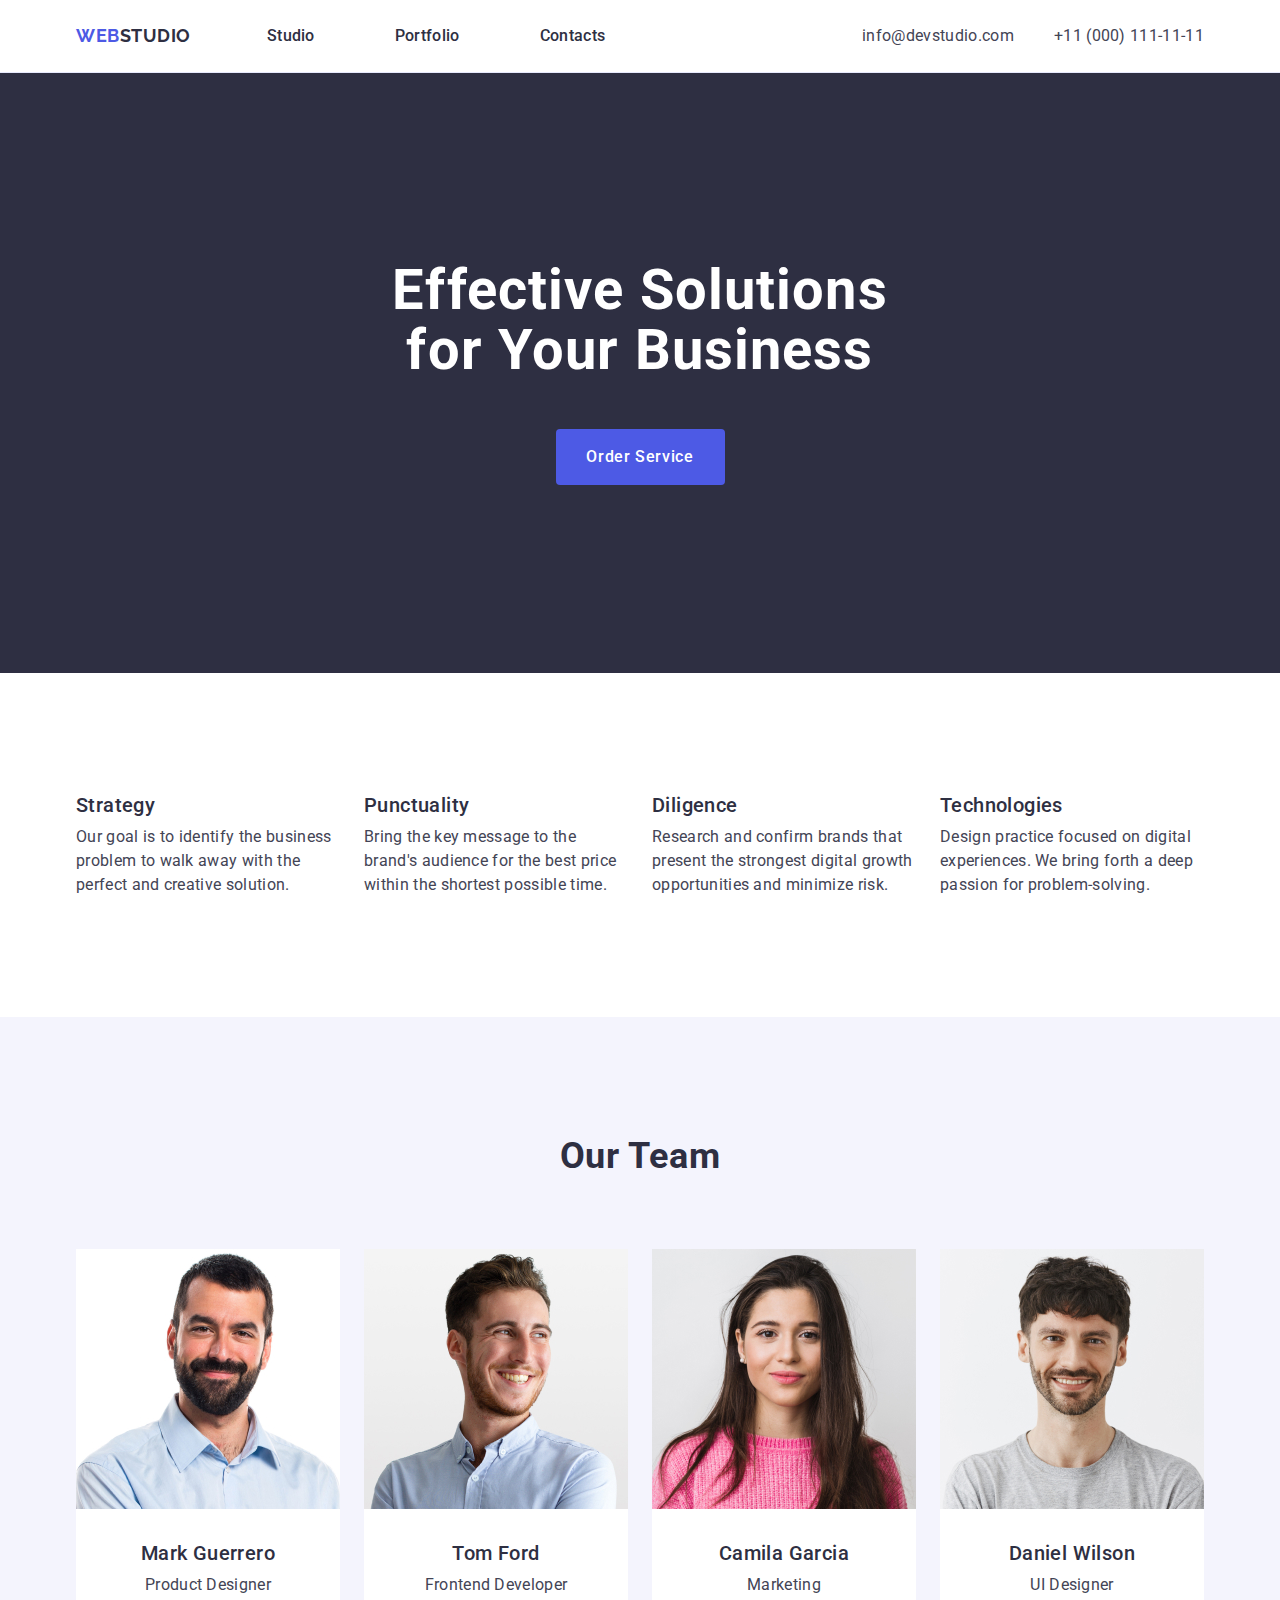
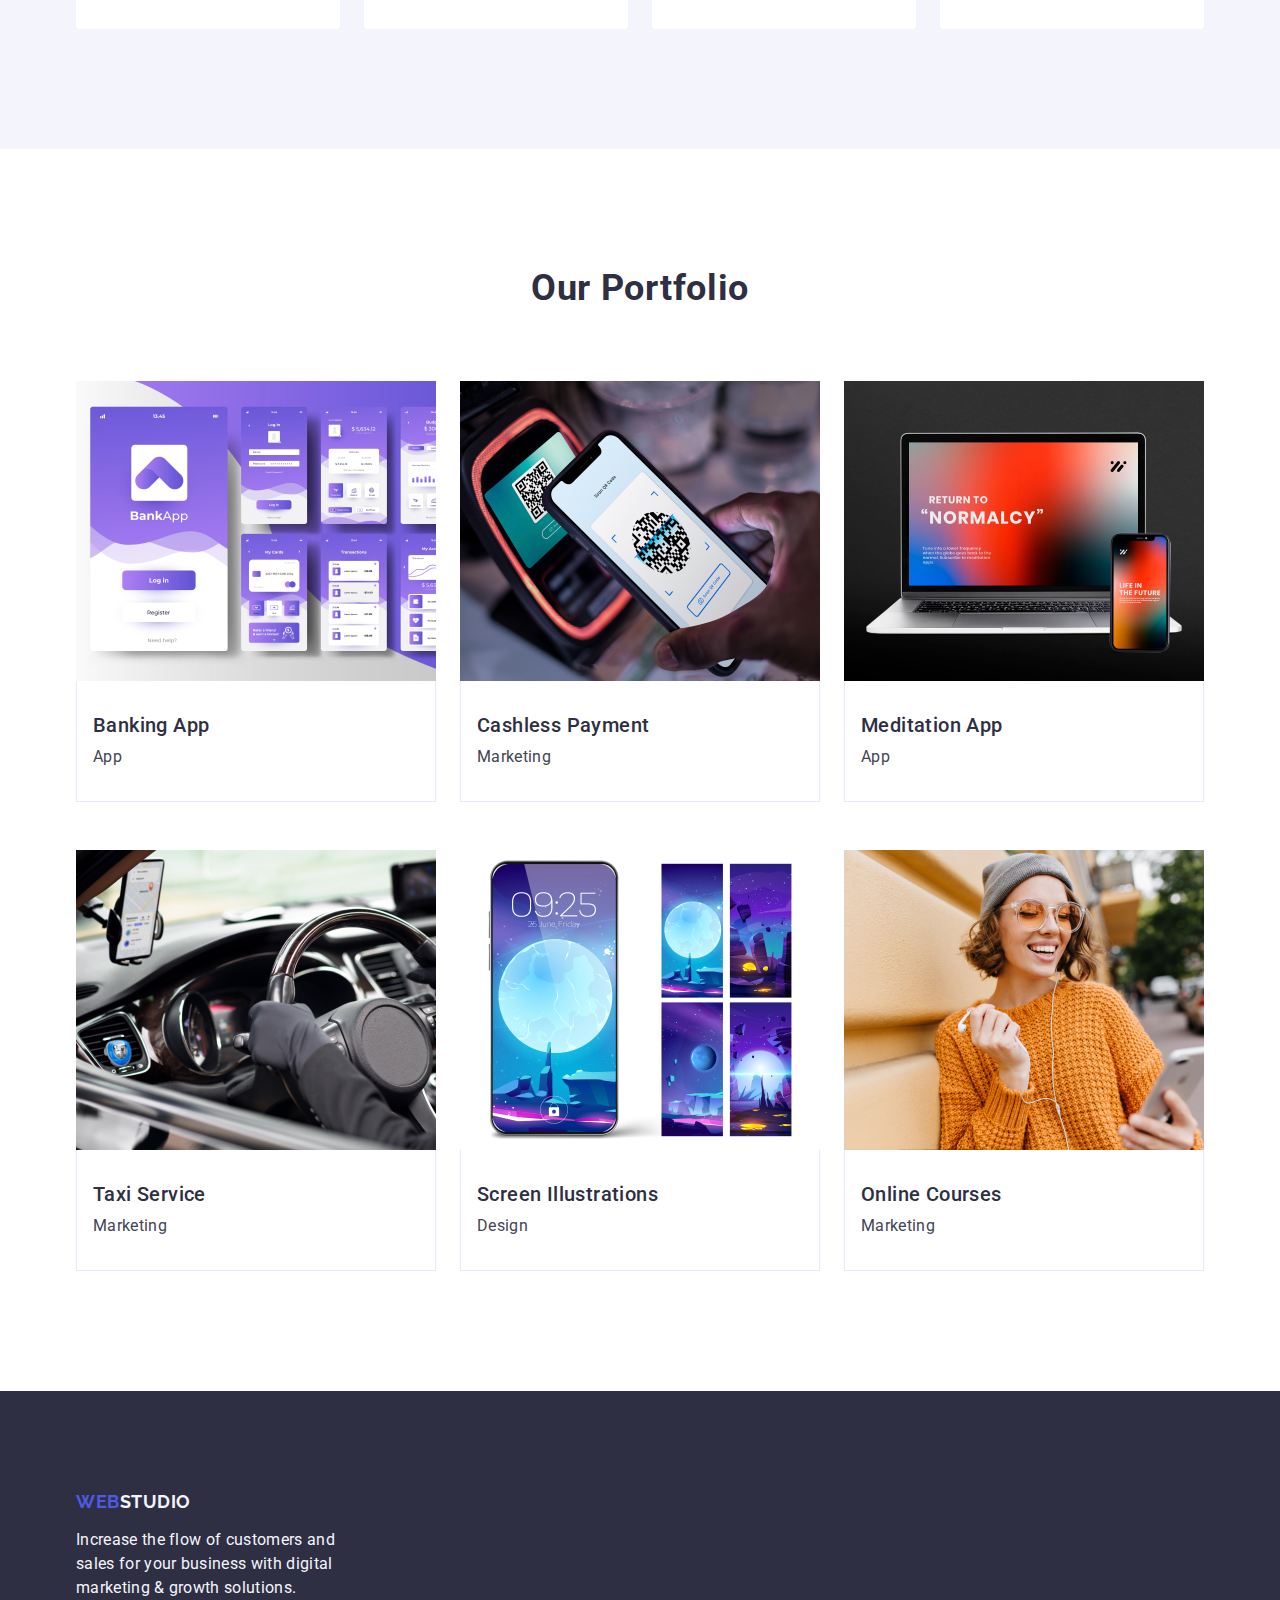
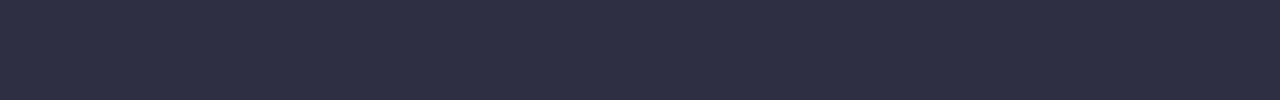
<file: index.html>
<!DOCTYPE html>
<!--Вкузуємо основну мову сторінки-->
<html lang="en">

<head>
    <meta charset="UTF-8">
    <meta http-equiv="X-UA-Compatible" content="IE=edge">
    <meta name="viewport" content="width=device-width, initial-scale=1.0">
    <!--Для відображення у браузері-->
    <title>WebStudio</title>
    <!--підключив шрифти-->
    <link rel="preconnect" href="https://fonts.googleapis.com">
    <link rel="preconnect" href="https://fonts.gstatic.com" crossorigin>
    <link
        href="https://fonts.googleapis.com/css2?family=Raleway:wght@800&family=Roboto:wght@400;500;700;900&display=swap"
        rel="stylesheet">
    <!--підключив modern normalize-->
    <link rel="stylesheet"
        href="https://cdnjs.cloudflare.com/ajax/libs/modern-normalize/1.1.0/modern-normalize.min.css">
    <!--підключив файл CSS-->
    <link rel="stylesheet" href="./css/styles.css">
</head>

<body class="body-content">
    <!--створив шапку сайта-->
    <header class="main-header">
        <div class="container header-container">
            <nav class="header-navigation">
                <!--logo-->
                <a class="logo-webstudio-text link" href="./index.html">Web<span class="header-logo-link">Studio</span></a>
            
                <ul class="header-menu-list list">
                    <li class="header-menu-item">
                        <!--підключив перехід між сторінками-->
                        <a class="header-menu-link hdr-text-color link" href="./index.html">Studio</a>
                    </li>
                    <li class="header-menu-item">
                        <a class="header-menu-link hdr-text-color link" href="">Portfolio</a>
                    </li>
                    <li class="header-menu-item">
                        <a class="header-menu-link hdr-text-color link" href="">Contacts</a>
                    </li>
                </ul>
            </nav>
            <!--інтерактивні посилання-->
            <address class="header-page-adress list">
                <ul class="list-contacts list">
                    <li class="header-contacts-item">
                        <a class="header-contacts hdr-text-color link" href="mailto:info@devstudio.com">info@devstudio.com</a>
                    </li>
                    <li class="header-contacts-item">
                        <a class="header-contacts hdr-text-color link" href="tel:+110001111111">+11 (000) 111-11-11</a>
                    </li>
                </ul>
            </address>
        </div>
    </header>

    <main>
        <!--секция1. ХІРО. Головна кнопка Order Service-->
        <section class="section-hero-servise">
            <div class="container hero-container">
                <h1 class="section-hero-solutions" lang="en">Effective Solutions
                    for Your Business</h1>
                <button type="button" class="section-hero-button-servise">Order Service</button>
            </div>
        </section>   
        <!--2 секція.-->
        <section class="section-our-goals">
            <div class="container our-goals-container">
                <!--прихований заголовок-->
                <h2 class="visually-hidden" lang="en">the main goals of our web studio</h2>
                <ul class="section-our-goals-list list">
                    <li class="section-our-goals-item">
                        <h3 class="section-our-goals-title" lang="en">Strategy</h3>
                        <p class="section-our-goals-text" lang="en">Our goal is to identify the business
                            problem to walk away with the perfect and creative solution.</p>
                    </li>
                    <li class="section-our-goals-item">
                        <h3 class="section-our-goals-title" lang="en">Punctuality</h3>
                        <p class="section-our-goals-text" lang="en">Bring the key message to the brand's audience for the
                            best price
                            within the
                            shortest
                            possible time.</p>
                    </li>
                    <li class="section-our-goals-item">
                        <h3 class="section-our-goals-title" lang="en">Diligence</h3>
                        <p class="section-our-goals-text" lang="en">Research and confirm brands that present the strongest
                            digital
                            growth
                            opportunities and
                            minimize risk.</p>
                    </li>
                    <li class="section-our-goals-item">
                        <h3 class="section-our-goals-title" lang="en">Technologies</h3>
                        <p class="section-our-goals-text" lang="en">Design practice focused on digital experiences. We bring
                            forth a
                            deep
                            passion for
                            problem-solving.</p>
                    </li>
                </ul>
            </div>
        </section>
        <!--секція3.Our Team-->
        <section class="section-team">
            <div class="container team-container">
                <h2 class="section-team-first-title title-index" lang="en">Our Team</h2>

                <ul class="section-team-list list">
                    <li class="section-team-item">
                        <img class="section-team-img" src="./images/our_team/mark_guerrero.jpg" alt="Product Designer" width="264"
                            height="260">
                            <div class="specialist-position">
                                <h3 class="section-team-title-name title text-container" lang="en">Mark Guerrero</h3>
                                <p class="section-team-category text-container" lang="en">Product Designer</p>
                            </div>
                    </li>
                    <li class="section-team-item">
                        <img class="section-team-img" src="./images/our_team/tom_ford.jpg" alt="Frontend Developer" width="264"
                            height="260">
                            <div class="specialist-position">
                                <h3 class="section-team-title-name title text-container" lang="en">Tom Ford</h3>
                                <p class="section-team-category text-container" lang="en">Frontend Developer</p>
                            </div>
                    </li>
                    <li class="section-team-item">
                        <img class="section-team-img" src="./images/our_team/camila_garcia.jpg" alt="Marketing" width="264"
                            height="260">
                            <div class="specialist-position">
                                <h3 class="section-team-title-name title text-container" lang="en">Camila Garcia</h3>
                                <p class="section-team-category text-container" lang="en">Marketing</p>
                            </div>
                    </li>
                    <li class="section-team-item">
                        <img class="section-team-img" src="./images/our_team/daniel_wilson.jpg" alt="UI Designer" width="264"
                            height="260">
                            <div class="specialist-position">
                                <h3 class="section-team-title-name title text-container" lang="en">Daniel Wilson</h3>
                                <p class="section-team-category text-container" lang="en">UI Designer</p>
                            </div>
                    </li>
                </ul>
            </div>   
        </section>
        <!--секція4.Portfolio-->
        <section class="portfolio">
            <div class="container portfolio-container">
                <h2 class="section-portfolio title-index" lang="en">Our Portfolio</h2>

                <ul class="app-ideas list">
                    <li class="ideas-item">
                        <img class="ideas-img" src="./images/developments/section2/bank-app.jpg" alt="banking app interface concept"
                            width="360" height="300">
                            <div class="name-app-category">
                                <h3 class="ideas-title-h title" lang="en">Banking App</h3>
                                <p class="ideas-title-p category" lang="en">App</p>
                            </div>
                    </li>
                    <li class="ideas-item">
                        <img class="ideas-img" src="./images/developments/section2/cashless-payment.jpg" alt="cashless payment"
                            width="360" height="300">
                            <div class="name-app-category">
                                <h3 class="ideas-title-h title" lang="en">Cashless Payment</h3>
                                <p class="ideas-title-p category" lang="en">Marketing</p>
                            </div>
                    </li>
                    <li class="ideas-item">
                        <img class="ideas-img" src="./images/developments/section2/meditation-app.jpg" alt="meditation app" width="360"
                            height="300">
                            <div class="name-app-category">
                                <h3 class="ideas-title-h title" lang="en">Meditation App</h3>
                                <p class="ideas-title-p category" lang="en">App</p>
                            </div>
                    </li>
                    <li class="ideas-item">
                        <img class="ideas-img" src="./images/developments/section3/taxi-service.jpg" alt="taxi service" width="360"
                            height="300">
                            <div class="name-app-category">
                                <h3 class="ideas-title-h title" lang="en">Taxi Service</h3>
                                <p class="ideas-title-p category" lang="en">Marketing</p>
                            </div>
                    </li>
                    <li class="ideas-item">
                        <img class="ideas-img" src="./images/developments/section3/screen-illustrations.jpg" alt="screen illustrations"
                            width="360" height="300">
                            <div class="name-app-category">
                                <h3 class="ideas-title-h title" lang="en">Screen Illustrations</h3>
                                <p class="ideas-title-p category" lang="en">Design</p>
                            </div>
                    </li>
                    <li class="ideas-item">
                        <img class="ideas-img" src="./images/developments/section3/online-courses.jpg" alt="online courses" width="360"
                            height="300">
                            <div class="name-app-category">
                                <h3 class="ideas-title-h title" lang="en">Online Courses</h3>
                                <p class="ideas--p category" lang="en">Marketing</p>
                            </div>
                    </li>
                </ul>
            </div>
        </section>
    </main>

    <!--прописую підвал-->
    <footer class="footer">
        <div class="container footer-container">
            <a class="logo-webstudio-text link footer-logo" href="./index.html">Web<span class="footer-logo-link">Studio</span></a>
            <p class="footer-text" lang="en">Increase the flow of customers and sales for your business with digital
                marketing &
                growth
                solutions.</p>
        </div>
    </footer>
</body>

</html>
</file>
<file: css/styles.css>
/* ПОСЛІДОВНІСТЬ ДІЙ: #початок роботи в CSS
1. підключити modern-normalize
2. підключити файл style.css
3. підключити шрифти з google-fonts
4. cкидання дефолтних налаштувань браузера - виконано
5. прописати загальні стилі
5. прописати стилі шрифтів
6. прописати стилі для: header, main, footer 
7. звернувся до *{backround-color/outline}/видалив по завершенню
8. прописав для секцій(padding-top/botton;margin-top/bottom)/обов'язково
9. прописав VISUALLI-HIDDEN для прихованих заголовків
10. прописав CONTAINER
11. прописав розташування по властивостям для елементів у FLEX
    - !завжди створювати окремий CLASS для FLEX-container/FLEX-elementiv!
    - FLEX завжди задається на батьківський елемент - тоді всі його діти стають FLEX-elements
Алгоритм пропису властивостей у флекс-бокс/elements:
Основні властивості:

display: flex; - робить Flex-conteiner( в середині якого всі дочірні елементи стануть флекс-елементами)
flex-direction: - змінює напрямок головної осі
jastify-content: - вирівнювання елементів по головній осі
align-items: - вирівнювання елементів по допоміжній осі
align-content: - вирівнювання рядків по допоміжній осі
flex-wrap: - перенесення по головній осі
column-gap: відступ між колонками
row-gap: - відступ між рядками

12. ПЕРЕВІРИТИ ЧИТАБЕЛЬНІСТЬ КОДУ
*/

/*
|=====================================|
|------|ДЕФОЛТНІ СКИДАННЯ/RESET|------|
|=====================================|
*/
/*скинув маркери*/
.list {
    list-style: none;
}
/* скинув підкреслення */
.link {
    text-decoration: none;
}
button {
    cursor: pointer;
}

h1, h2, h3, h4, p {
    margin-top: 0;
    margin-bottom: 0;
}

ul,
ol {
    margin-top: 0;
    margin-bottom: 0;
    padding-left: 0;
}

img {
    display: block;
}


/*7. звернувся до *{backround-color/outline}/DELETE по завершенню*/
/*
* {
    outline: 1px solid tomato;
    background: orange;
}
/*
|=========================================|
|-|ЗАГАЛЬНІ СТИЛІ/STYLES INDEX/PORTFOLIO|-|
|=========================================|
*/
/*
|------------COLORS/FONTS/OTHER----------|
|----прописати зрозумілі значення для кольрів:----|
|- CL - колір для тексту;-------------------------------|
|- H - колір для заголовків;----------------------------|
|- P - колір для абзаців;----------------------------|
|- BG - колір для фону;----------------------------------|
*/
:root {
    /*повидаляти зайве*/
    /*colors*/
    --color-web: #4D5AE5;
    --color-studio-header: #2E2F42;
    --color-studio-footer: #F4F4FD;
    --title-h-cl: #2E2F42;
    --title-p-cl: #434455;
    --header-navigation-a-norm-cl: #2E2F42;
    --header-adress-a-norm-cl: #434455;
    --header-a-active-cl: #404BBF;
    --section-hero-h-cl: #FFF;
    --section-hero-bg: #2E2F42;
    --section-hero-btn-cl: #FFF;
    --section-hero-btn-bg: #4D5AE5;
    --section-hero-btn-active-bg: #404BBF;
    --portfolio-filter-btn-cl: #4D5AE5;
    --portfolio-filter-btn-active-cl:#FFF;
    --portfolio-filter-btn-norm-bg: #F4F4FD;
    --portfolio-filter-btn-active-bg: #404BBF;

    /*fonts*/
    --primary-font: 'Roboto', sans-serif;
    --secondary-font: 'Raleway', sans-serif;

    /*other*/
}

.body-content {
    font-family: 'Roboto', sans-serif;
    font-style: normal;
    font-weight: 400;
    font-size: 16px;
    line-height: 1.5;
    letter-spacing: 0.32px;
    color: #434455;
    background: #FFF;
}

.visually-hidden {
    position: absolute;
    width: 1px;
    height: 1px;
    margin: -1px;
    border: 0;
    padding: 0;
    white-space: nowrap;
    clip-path: inset(100%);
    clip: rect(0 0 0 0);
    overflow: hidden;
}

.container {
    width: 1158px;
    margin-left: auto;
    margin-right: auto;
    padding-left: 15px;
    padding-right: 15px;
}

/*
|==========================================|
|=======HEADER-FOOTER/загальні стилі=======|
|==========================================|
*/
.main-header {
    border-bottom: 1px solid #e7e9fc
}

.header-container {
    display: flex;
}
/*
|==========================================|
|----------------NAVIGATION----------------|
|==========================================|
*/
.header-navigation {
    display: flex;
    align-items: center;
}

.logo-webstudio-text {
    font-family: var(--secondary-font);
    font-style: normal;
    font-weight: 800;
    font-size: 18px;
    line-height: 1.17;
    letter-spacing: 0.03em;
    text-transform: uppercase;
    color: var(--color-web);
    align-items: center;
    margin-right: 76px;
    
}

.header-logo-link {
    color: var(--color-studio-header);
}
/*
|==========================================|
|-----HEADER/головна навігація/перехід-----|
|==========================================|
*/

.header-menu-list {
    display: flex;
    gap: 40px;

}

.header-menu-item {
    font-style: normal;
    font-weight: 500;
    margin-right: 40px;

}

.header-menu-link {
    font-weight: 500;
    font-size: 16px;
    line-height: 1.5;
    letter-spacing: 0.02em;
    color: var(--header-navigation-a-norm-cl);
    display: block;
    margin-right: 0;
    padding-top: 24px;
    padding-bottom: 24px;

}

.hdr-text-color {
    color: #2e2f42;
}

/*
|==========================================|
|HEADER/ADRESS|
|==========================================|
*/
address {
    font-style: normal;
}

.header-page-adress {
    display: flex;
    align-items: center;
    margin-left: auto;
}

.list-contacts {
    display: flex;
    gap: 40px;
}

.header-contacts-item {}

.header-contacts {
    color: #434455;
}

/*загальний клас для заголовків H2 на INDEX*/
.title-index {
    font-weight: 700;
    font-size: 36px;
    line-height: 1.11;
    letter-spacing: 0.02em;
    text-align: center;
    text-transform: capitalize;
    color: var(--title-h-cl);
}
/*загальний клас для заголовків H2,H3 INDEX/PORTFOLIO*/
.title {
    font-weight: 500;
    font-size: 20px;
    line-height: 1.2;
    letter-spacing: 0.02em;
    color: var(--title-h-cl);
}

/*інтерактивні посилання в спокійному стані*/
.header-contacts-item {
    color: #434455;
}
/*інтерактивні посилання в активному стані*/
.header-contacts-item :hover,
.header-contacts-item :focus {
    color: var(--header-a-active-cl);
}
.header-menu-item :hover,
.header-menu-item :focus {
    color: var(--header-a-active-cl);
}
/*
|========================================|
|BUTTONS STYLES/ЗАГАЛЬНІ СТИЛІ ДЛЯ КНОПОК|
|========================================|
*/
/*---------------INDEX---------------*/
.section-hero-button-servise {
    font-family: 'Roboto', sans-serif;
    font-style: normal;
    font-weight: 500;
    font-size: 16px;
    line-height: 1.5;
    letter-spacing: 0.04em;
    background-color: #4D5AE5;
    color: #FFFFFF;

    /*можлива помилка*/
    min-width: 169px;
    height: 56px;
    border: none;
    border-radius: 4px;
    display: block;
    margin-left: auto;
    margin-right: auto;
}
    
/*BUTTON/ACTIVE/INDEX*/
.section-hero-button-servise:hover,
.section-hero-button-servise:focus {
    background-color: #404BBF;
    color: #FFFFFF;
}    

/*
|=======================================|
|----------ЗАГАЛЬНІ СТИЛІ:END-----------|
|=======================================|
*/

/*
|==========================================|
|---------------|MAIN|INDEX|---------------|
|---------------|SECTION HERO|-------------|
|==========================================|
*/
.section-hero-servise {
    background-color: #2E2F42;
    padding-top: 188px;
    padding-bottom: 188px;
}    

.hero-container {
    display: block;
    text-align: center;

}

.section-hero-solutions {
    font-style: normal;
    font-weight: 700;
    font-size: 56px;
    line-height: 1.07;
    letter-spacing: 0.02em;
    text-align: center;
    color: #FFF;
    max-width: 496px;
    margin-left: auto;
    margin-right: auto;
    margin-bottom: 48px;
    
}

/*
|==========================================|
|---------------|MAIN|INDEX|---------------|
|---------------|SECTION-OUR-GOALS|--------|
|==========================================|
*/
.section-our-goals {
    padding-top: 120px;
    padding-bottom: 120px;
}
.our-goals-container {
    padding-left: 15px;
    padding-right: 15px;
}
.section-our-goals-list {
    display: flex;
    gap: 24px;
    
}

.section-our-goals-item {
    width: calc((100% - 3*24px) / 4);
}

.section-our-goals-title {
    font-style: normal;
    font-weight: 500;
    font-size: 20px;
    line-height: 1.2;
    letter-spacing: 0.02em;
    color: var(--title-h-cl);
    margin-bottom: 8px;
}

/*
|==========================================|
|------------------|MAIN|------------------|
|-------------|SECTION OUR TEAM|-----------|
|==========================================|
*/
.section-team {
    background-color: #F4F4FD;
    padding-top: 120px;
    padding-bottom: 120px;
}
.team-container {
    display: flex;
    flex-direction: column;
}
.section-team-first-title {
    text-align: center;
    margin-bottom: 72px;
}

.section-team-list {
    display: flex;
    gap: 24px;
}

.section-team-item {
    background-color: #FFFFFF;
    width: calc((100% - 3*24px) /4);
    /*продивитись де саме описується в макеті цей радіус*/
    border-radius: 0px 0px 4px 4px;
}

.section-team-img {} 

.specialist-position {
    padding-top: 32px;
    padding-bottom: 32px;
}
.section-team-title-name {
    text-align: center;
    margin-bottom: 8px;
}

.section-team-category {
    text-align: center;
}

.text-container {}

/*
|============================================|
|-------------------|MAIN|-------------------|
|-----------------|PORTFOLIO|----------------|
|============================================|
*/

.portfolio {
    padding-top: 120px;
    padding-bottom: 120px;
}

.portfolio-container {
    display: flex;
    flex-direction: column;
}

.section-portfolio {
    margin-bottom: 72px;
    text-align: center;
}

.app-ideas {
    display: flex;
    flex-wrap: wrap;
    justify-content: space-between;
    column-gap: 24px;
    row-gap: 48px;
    
}

.ideas-item {
    width: calc((100% - 4*24) / 6);
}

.ideas-img {}

.name-app-category {
    padding: 32px 16px; 
    border: 1px solid #e7e9fc;
    border-top: none;
}

.ideas-title-h {
    margin-bottom: 8px;
}

.ideas-title-p {}

.category {
    color: #434455;
}

/*
|==========================================|
|FOOTER|
|==========================================|
*/
.footer {
    background-color: #2E2F42;
    padding-top: 100px;
    padding-bottom: 100px;
}

.footer-container {}

.logo-webstudio-text {
    font-weight: 700;
    color: var(--color-web);
    
}

.footer-logo {
    display: inline-block;
    margin-bottom: 16px;
}

.footer-logo-link {
    color: var(--color-studio-footer);
}

.footer-text {
    color: var(--color-studio-footer);
    max-width: 264px;
}
</file>
